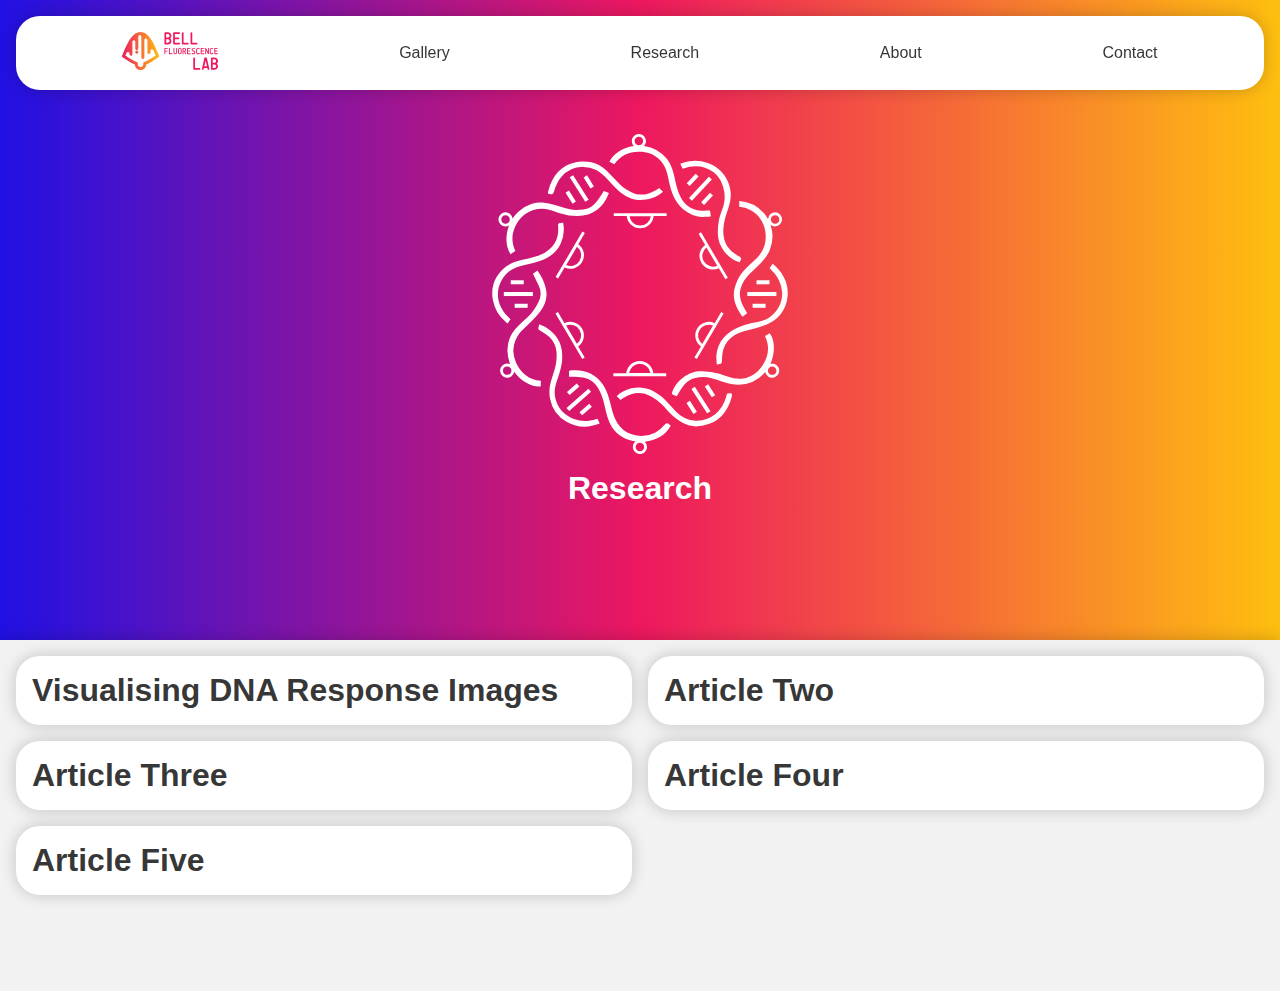
<file: research/index.html>
<!DOCTYPE html>
<html lang="en">
<head>
	<meta charset="UTF-8">
	<meta http-equiv="X-UA-Compatible" content="IE=edge">
	<meta name="viewport" content="width=device-width, initial-scale=1.0">
	<link rel="stylesheet" href="../styles.css">
	<title>Research</title>
</head>
<body>
	<div class="nav-buffer">
		<nav>
			<ul>
				<li><a href="../index.html"><img src="../img/bell-logo.svg" alt="logo"></a></li>
				<li><a href="../gallery.html">Gallery</a></li>
				<li><a href="../research.html">Research</a></li>
				<li><a href="../index.html#about">About</a></li>
				<li><a href="../index.html#contact">Contact</a></li>
			</ul>
		</nav>
	</div>
	<header>
		<img src="../img/logo-white.svg" alt="">
		<h1>Research</h1>
	</header>
	<div class="container">
		<main>
			<a href="visualising-dna-response-images.html">
				<section>
					<h1>Visualising DNA Response Images</h1>
				</section>
			</a>
			<a href="#">
				<section>
					<h1>Article Two</h1>
				</section>
			</a>
			<a href="#">
				<section>
					<h1>Article Three</h1>
				</section>
			</a>
			<a href="#">
				<section>
					<h1>Article Four</h1>
				</section>
			</a>
			<a href="#">
				<section>
					<h1>Article Five</h1>
				</section>
			</a>
		</main>
	</div>
</body>
</html>
</file>
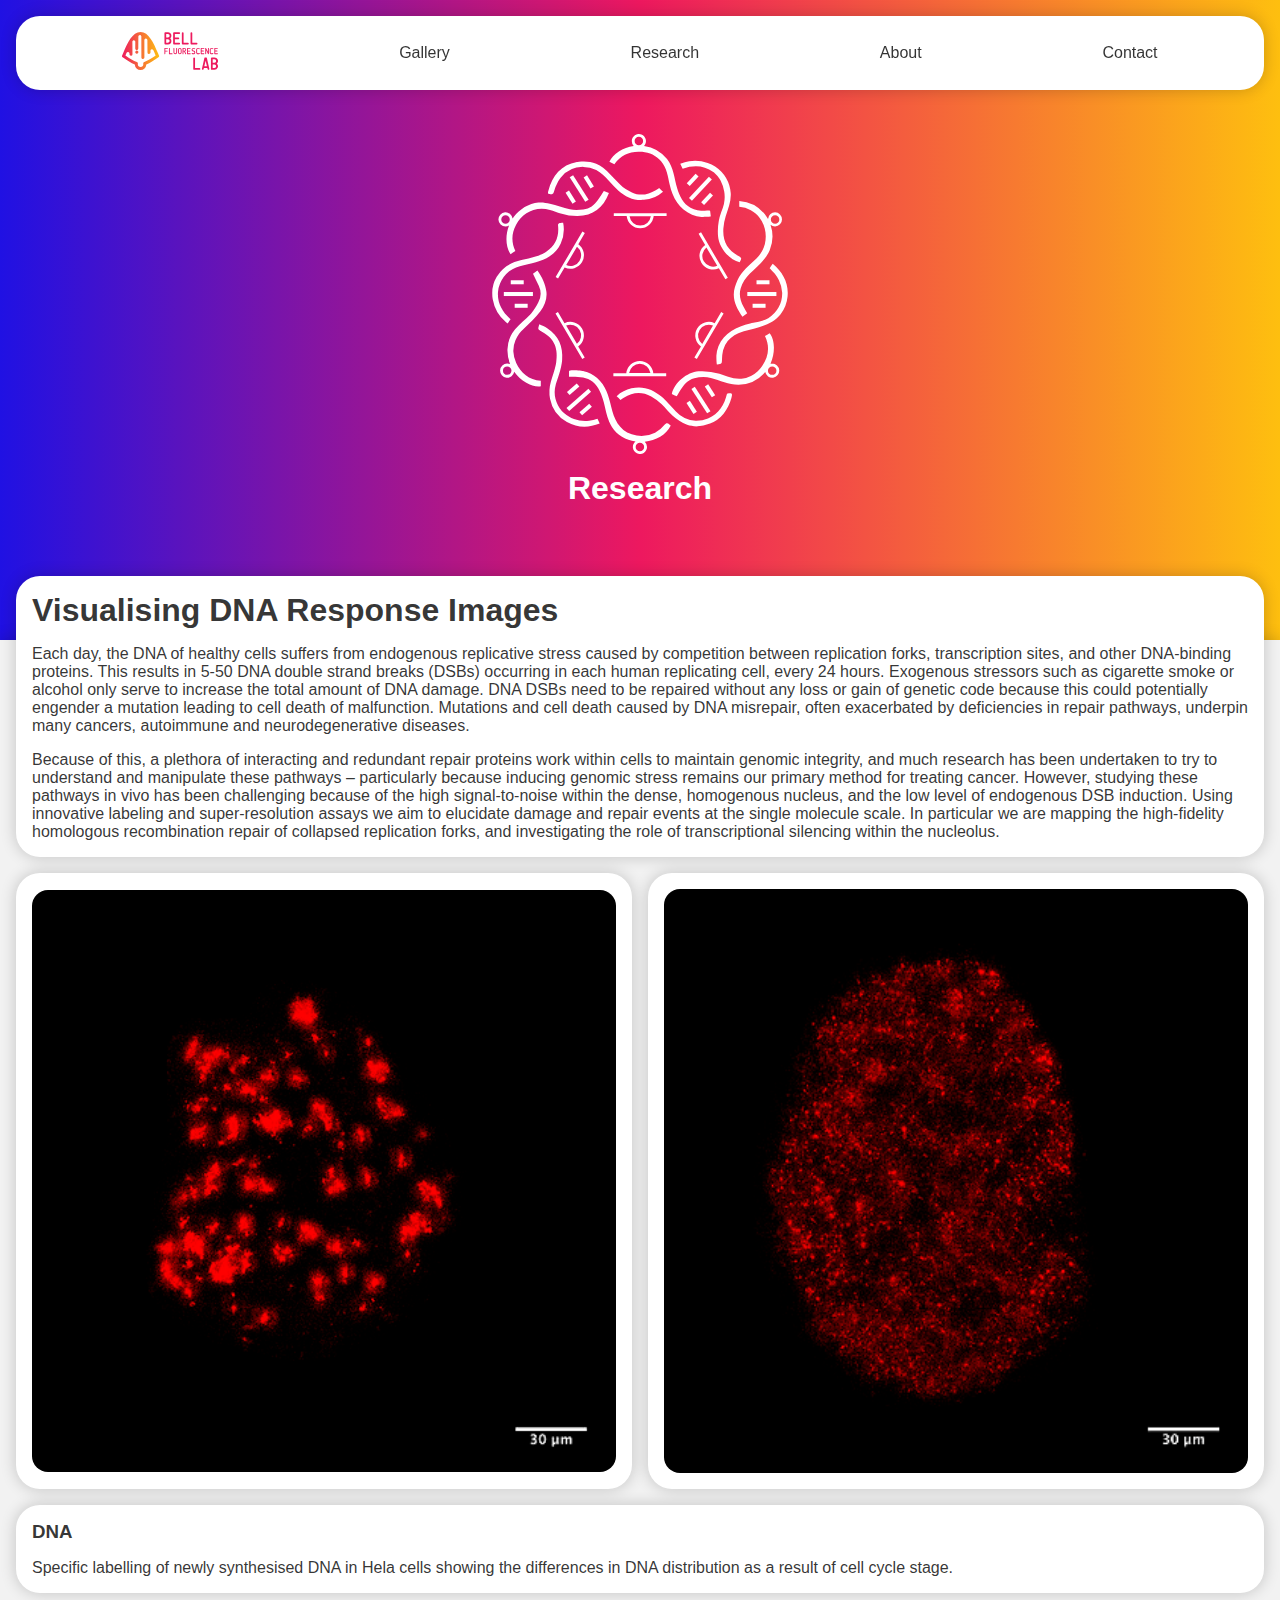
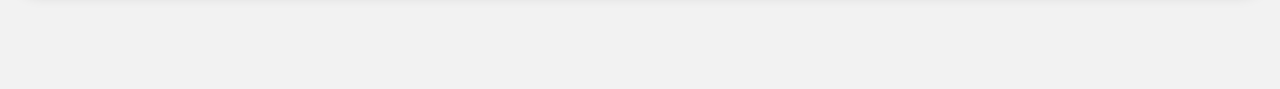
<file: research/visualising-dna-response-images.html>
<!DOCTYPE html>
<html lang="en">
<head>
	<meta charset="UTF-8">
	<meta http-equiv="X-UA-Compatible" content="IE=edge">
	<meta name="viewport" content="width=device-width, initial-scale=1.0">
	<link rel="stylesheet" href="../styles.css">
	<title>Research</title>
</head>
<body>
	<div class="nav-buffer">
		<nav>
			<ul>
				<li><a href="../index.html"><img src="../img/bell-logo.svg" alt="logo"></a></li>
				<li><a href="../gallery.html">Gallery</a></li>
				<li><a href="index.html">Research</a></li>
				<li><a href="../index.html#about">About</a></li>
				<li><a href="../index.html#contact">Contact</a></li>
			</ul>
		</nav>
	</div>
	<header>
		<img src="../img/logo-white.svg" alt="">
		<h1>Research</h1>
	</header>
	<div class="container">
		<main class=popover>
			<section class="wide">
				<h1>Visualising DNA Response Images</h1>
				<p>Each day, the DNA of healthy cells suffers from endogenous 
					replicative stress caused by competition between replication 
					forks, transcription sites, and other DNA-binding proteins. 
					This results in 5-50 DNA double strand breaks (DSBs) 
					occurring in each human replicating cell, every 24 hours. 
					Exogenous stressors such as cigarette smoke or alcohol only 
					serve to increase the total amount of DNA damage. DNA DSBs 
					need to be repaired without any loss or gain of genetic code 
					because this could potentially engender a mutation leading 
					to cell death of malfunction. Mutations and cell death 
					caused by DNA misrepair, often exacerbated by deficiencies 
					in repair pathways, underpin many cancers, autoimmune and 
					neurodegenerative diseases.
				</p>
				<p>Because of this, a plethora of 
					interacting and redundant repair proteins work within cells 
					to maintain genomic integrity, and much research has been 
					undertaken to try to understand and manipulate these 
					pathways – particularly because inducing genomic stress 
					remains our primary method for treating cancer. However, 
					studying these pathways in vivo has been challenging because 
					of the high signal-to-noise within the dense, homogenous 
					nucleus, and the low level of endogenous DSB induction. 
					Using innovative labeling and super-resolution assays we aim 
					to elucidate damage and repair events at the single molecule 
					scale. In particular we are mapping the high-fidelity 
					homologous recombination repair of collapsed replication 
					forks, and investigating the role of transcriptional 
					silencing within the nucleolus.
				</p>
			</section>
			<section>
				<img src="../img/research/visualising-dna-response-images/1.png" alt="dna">
			</section>
			<section>
				<img src="../img/research/visualising-dna-response-images/2.png" alt="dna">
			</section>
			<section class="wide">
				<h3>DNA</h3>
				<p>Specific labelling of newly synthesised DNA in Hela cells 
					showing the differences in DNA distribution as a result of 
					cell cycle stage.
				</p>
			</section>
		</main>
	</div>
</body>
</html>
</file>
<file: styles.css>
:root {
	--blue: rgba(32,17,227,1);
	--pink: rgba(237, 24, 95, 1);
	--yellow: rgba(254, 191, 15, 1);
	--text-color: rgba(0,0,0,0.8);
	--date-color: rgba(0,0,0,0.4);
	--gap: 1rem;
	--radius: 1.5rem;
	--nav-color: white;
	--max-content-width: 100rem;
	--shadow: 0 0 1rem rgba(0,0,0,0.2);
	--header-height: 40rem;
}

* {
	padding: 0;
	margin: 0;
	font-family: Helvetica, Arial, sans-serif;
	box-sizing: border-box;
	color: var(--text-color);
}

html {
	scroll-behavior: smooth;
}

body {
	background: linear-gradient(90deg, var(--blue) 0%, var(--pink) 50%, 
	                            var(--yellow) 100%);
}

a {
	text-decoration: none;
}

nav {
	padding: var(--gap);
	border-radius: var(--radius);
	background-color: var(--nav-color);
	/* position: fixed; */
	top: var(--gap);
	left: 0;
	right: 0;
	box-shadow: var(--shadow);
	max-width: var(--max-content-width);
	margin-top: var(--gap);
	margin-bottom: var(--gap);
	margin-left: auto;
	margin-right: auto;
	margin: var(--gap) auto;
}

nav ul {
	display: flex;
	justify-content: space-around;
	list-style-type: none;
}

nav li {
	align-self: center;
}

nav a {
	font-size: 1rem;
}

nav img {
	width: 6rem;
	height: auto;
}

header {
	height: var(--header-height);
	position: relative;
	z-index: 1;
	text-align: center;
	display: flex;
	flex-direction: column;
	gap: var(--gap);
	justify-content: center;
}

header h1 {
	color: white;
}

header img {
	width: 100%;
	height: 50%;
}

main {
	display: grid;
	gap: var(--gap);
	max-width: var(--max-content-width);
	margin: 0 auto 5rem;
	position: relative;
	z-index: 2;
	grid-template-columns: 1fr;
}


section {
	box-shadow: var(--shadow);
	border-radius: var(--radius);
	padding: var(--gap);
	display: flex;
	flex-direction: column;
	gap: var(--gap);
	justify-content: space-around;
	background-color: white;
}

section img {
	border-radius: calc(var(--radius) - 0.5rem);
	width: 100%;
}

article {
	box-shadow: var(--shadow);
	border-radius: var(--radius);
	padding: var(--gap);
	display: grid;
	grid-template-columns: 1fr;
	grid-template-rows: auto auto 1fr;
	gap: var(--gap);
	background-color: white;
}

.date {
	color: var(--date-color);
}

.container {
	background-color: rgba(242, 242, 242);
	padding: var(--gap);
	box-shadow: var(--shadow);
	min-height: calc(100vh - var(--header-height));
}

.articles {
	display: grid;
	grid-template-columns: 1fr;
	gap: var(--gap);
}

.tall {
	grid-row: span 2;
}

.popover {
	margin-top: -5rem;
}

.nav-buffer {
	padding-left: var(--gap);
	padding-right: var(--gap);
	position: fixed;
	width: 100%;
	z-index: 3;
}

/* Large devices (laptops/desktops, 1200px and up) */
@media only screen and (min-width: 1200px) {
	main {
		grid-template-columns: 1fr 1fr;
	}
	.articles {
		grid-template-columns: 1fr 1fr;
	}
	.wide {
		grid-column: span 2;
	}
}
</file>
